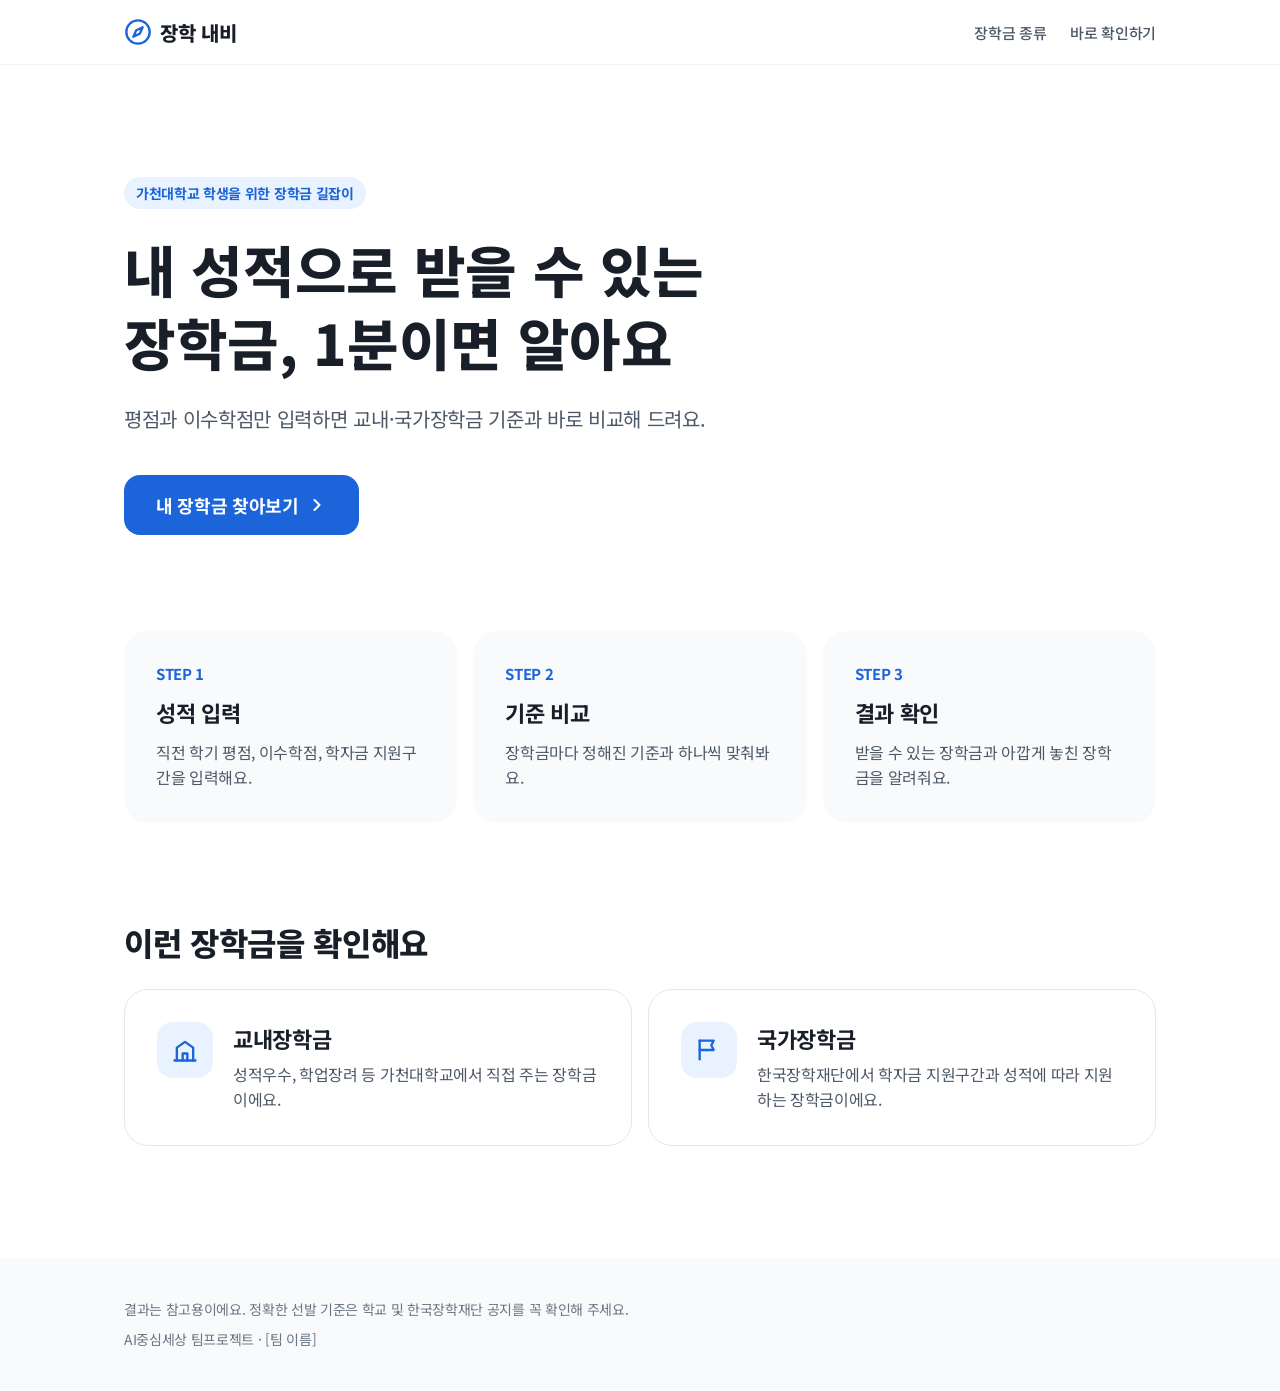
<file: index.html>
<!DOCTYPE html>
<html lang="ko">
<head>
  <meta charset="UTF-8">
  <meta name="viewport" content="width=device-width, initial-scale=1">
  <title>장학 내비</title>
  <!-- 폰트: Noto Sans KR -->
  <link rel="stylesheet" href="https://fonts.googleapis.com/css2?family=Noto+Sans+KR:wght@400;500;700;800&display=swap">
  <link rel="stylesheet" href="./css/style.css">
</head>
<body data-page="home">

  <!-- ===== 상단 바 ===== -->
  <header class="topbar">
    <div class="wrap">
      <a href="./index.html" class="logo">
        <!-- 나침반 아이콘 -->
        <svg width="28" height="28" viewBox="0 0 24 24" fill="none" stroke="#1B64DA" stroke-width="2" stroke-linecap="round" stroke-linejoin="round" aria-hidden="true"><circle cx="12" cy="12" r="10"></circle><path d="M16 8l-2.5 5.5L8 16l2.5-5.5z"></path></svg>
        <span>장학 내비</span>
      </a>
      <nav class="nav">
        <a href="#kinds">장학금 종류</a>
        <a href="./input.html">바로 확인하기</a>
      </nav>
    </div>
  </header>

  <main class="wrap">
    <!-- ===== 히어로 ===== -->
    <section class="hero">
      <span class="pill">가천대학교 학생을 위한 장학금 길잡이</span>
      <h1>내 성적으로 받을 수 있는<br>장학금, 1분이면 알아요</h1>
      <p>평점과 이수학점만 입력하면 교내·국가장학금 기준과 바로 비교해 드려요.</p>
      <a href="./input.html" class="btn-primary">
        내 장학금 찾아보기
        <svg width="20" height="20" viewBox="0 0 24 24" fill="none" stroke="currentColor" stroke-width="2.5" stroke-linecap="round" stroke-linejoin="round" aria-hidden="true"><path d="M9 6l6 6-6 6"></path></svg>
      </a>
    </section>

    <!-- ===== 3단계 안내 ===== -->
    <section class="steps">
      <div class="step-card">
        <span class="step-no">STEP 1</span>
        <h3>성적 입력</h3>
        <p>직전 학기 평점, 이수학점, 학자금 지원구간을 입력해요.</p>
      </div>
      <div class="step-card">
        <span class="step-no">STEP 2</span>
        <h3>기준 비교</h3>
        <p>장학금마다 정해진 기준과 하나씩 맞춰봐요.</p>
      </div>
      <div class="step-card">
        <span class="step-no">STEP 3</span>
        <h3>결과 확인</h3>
        <p>받을 수 있는 장학금과 아깝게 놓친 장학금을 알려줘요.</p>
      </div>
    </section>

    <!-- ===== 장학금 종류 ===== -->
    <section id="kinds" class="kinds">
      <h2>이런 장학금을 확인해요</h2>
      <div class="kind-grid">
        <div class="kind-card">
          <div class="kind-icon">
            <!-- 학교 건물 아이콘 -->
            <svg width="28" height="28" viewBox="0 0 24 24" fill="none" stroke="#1B64DA" stroke-width="2" stroke-linecap="round" stroke-linejoin="round" aria-hidden="true"><path d="M3 21h18"></path><path d="M5 21V10l7-5 7 5v11"></path><path d="M10 21v-6h4v6"></path></svg>
          </div>
          <div>
            <h3>교내장학금</h3>
            <p>성적우수, 학업장려 등 가천대학교에서 직접 주는 장학금이에요.</p>
          </div>
        </div>
        <div class="kind-card">
          <div class="kind-icon">
            <!-- 깃발 아이콘 -->
            <svg width="28" height="28" viewBox="0 0 24 24" fill="none" stroke="#1B64DA" stroke-width="2" stroke-linecap="round" stroke-linejoin="round" aria-hidden="true"><path d="M4 4v16"></path><path d="M4 4h12l-2 4 2 4H4"></path></svg>
          </div>
          <div>
            <h3>국가장학금</h3>
            <p>한국장학재단에서 학자금 지원구간과 성적에 따라 지원하는 장학금이에요.</p>
          </div>
        </div>
      </div>
    </section>
  </main>

  <!-- ===== 푸터 ===== -->
  <footer class="footer">
    <div class="wrap">
      <p>결과는 참고용이에요. 정확한 선발 기준은 학교 및 한국장학재단 공지를 꼭 확인해 주세요.</p>
      <p>AI중심세상 팀프로젝트 · [팀 이름]</p>
    </div>
  </footer>

</body>
</html>
</file>
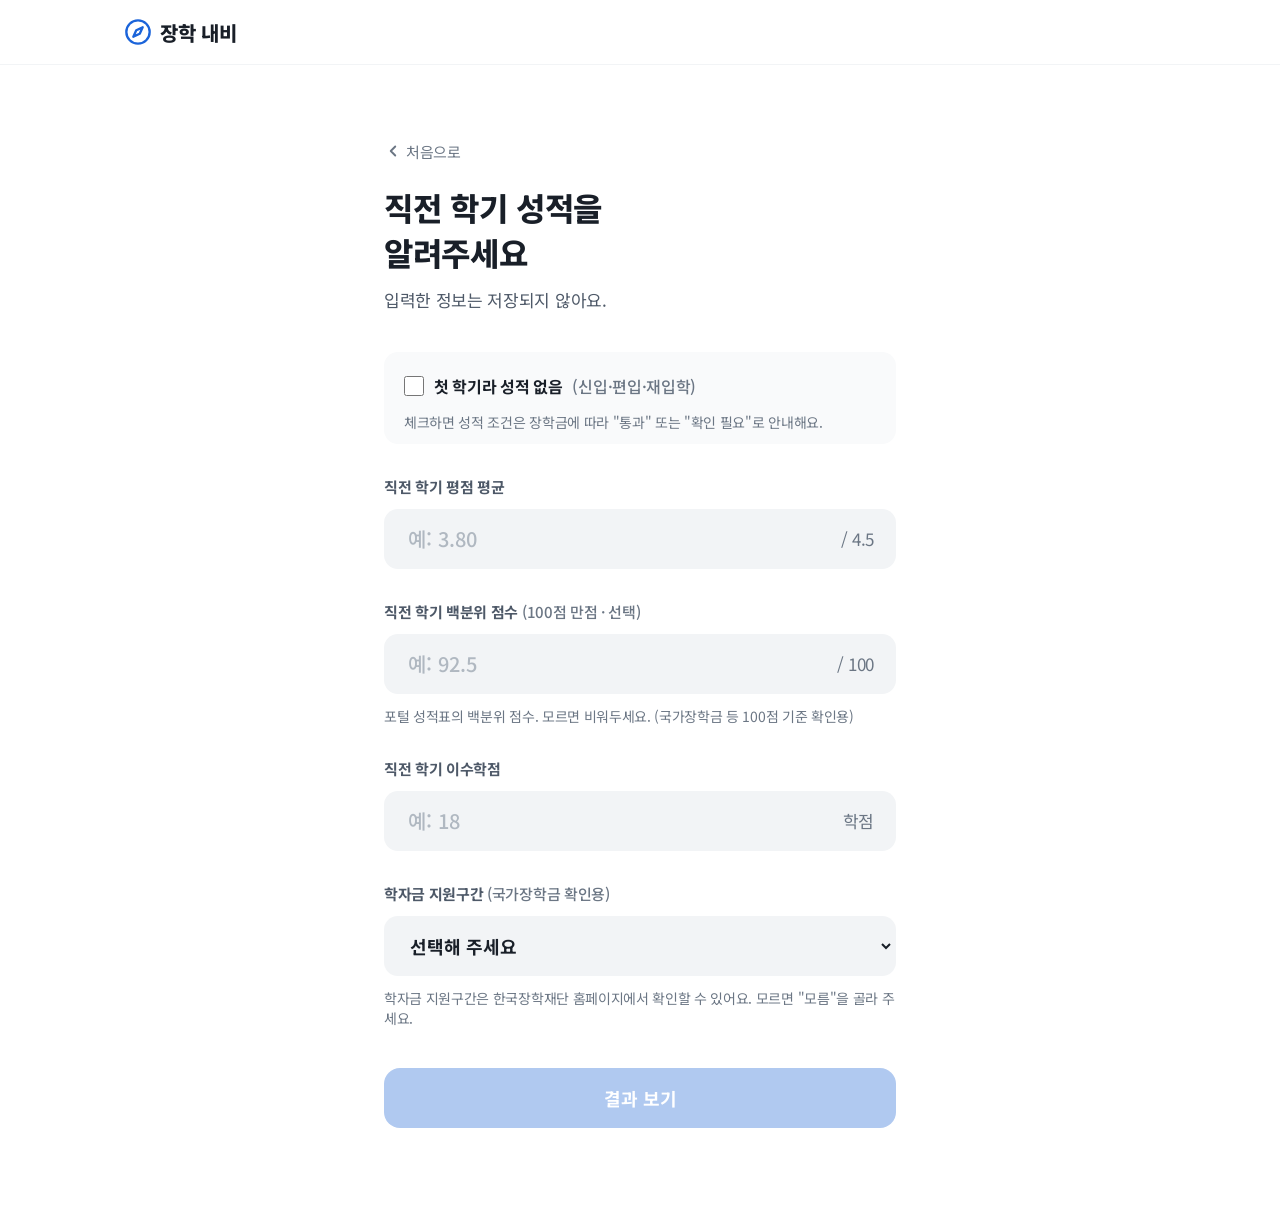
<file: input.html>
<!DOCTYPE html>
<html lang="ko">
<head>
  <meta charset="UTF-8">
  <meta name="viewport" content="width=device-width, initial-scale=1">
  <title>성적 입력 · 장학 내비</title>
  <link rel="stylesheet" href="https://fonts.googleapis.com/css2?family=Noto+Sans+KR:wght@400;500;700;800&display=swap">
  <link rel="stylesheet" href="./css/style.css">
</head>
<body data-page="input">

  <!-- ===== 상단 바 ===== -->
  <header class="topbar">
    <div class="wrap">
      <a href="./index.html" class="logo">
        <svg width="28" height="28" viewBox="0 0 24 24" fill="none" stroke="#1B64DA" stroke-width="2" stroke-linecap="round" stroke-linejoin="round" aria-hidden="true"><circle cx="12" cy="12" r="10"></circle><path d="M16 8l-2.5 5.5L8 16l2.5-5.5z"></path></svg>
        <span>장학 내비</span>
      </a>
    </div>
  </header>

  <!-- ===== 입력 폼 (가운데 560px) ===== -->
  <main class="input-main">
    <div class="input-head">
      <a href="./index.html" class="back-link">
        <svg width="18" height="18" viewBox="0 0 24 24" fill="none" stroke="currentColor" stroke-width="2.5" stroke-linecap="round" stroke-linejoin="round" aria-hidden="true"><path d="M15 6l-6 6 6 6"></path></svg>
        처음으로
      </a>
      <h1>직전 학기 성적을<br>알려주세요</h1>
      <p>입력한 정보는 저장되지 않아요.</p>
    </div>

    <!-- novalidate: 브라우저 기본 검사 대신 app.js에서 직접 검사 -->
    <form id="grade-form" class="input-main-form" novalidate>
      <div class="fields">

        <!-- 1. 첫 학기 체크: 신입·편입·재입학 첫 학기. 체크하면 성적 칸이 모두 꺼짐 -->
        <div class="first-term">
          <label class="check-row" for="first-term">
            <input type="checkbox" id="first-term">
            첫 학기라 성적 없음 <span class="label-sub">(신입·편입·재입학)</span>
          </label>
          <p class="help">체크하면 성적 조건은 장학금에 따라 "통과" 또는 "확인 필요"로 안내해요.</p>
        </div>

        <!-- 2. 직전 학기 평점 (필수) -->
        <div class="field">
          <label for="gpa">직전 학기 평점 평균</label>
          <div class="input-box">
            <input id="gpa" type="text" inputmode="decimal" placeholder="예: 3.80" autocomplete="off">
            <span class="unit">/ 4.5</span>
          </div>
          <p class="error-msg" hidden></p>
        </div>

        <!-- 3. 직전 학기 백분위 점수 (선택, 0~100) -->
        <div class="field">
          <label for="pct">직전 학기 백분위 점수 <span class="label-sub">(100점 만점 · 선택)</span></label>
          <div class="input-box">
            <input id="pct" type="text" inputmode="decimal" placeholder="예: 92.5" autocomplete="off">
            <span class="unit">/ 100</span>
          </div>
          <p class="error-msg" hidden></p>
          <p class="help">포털 성적표의 백분위 점수. 모르면 비워두세요. (국가장학금 등 100점 기준 확인용)</p>
        </div>

        <!-- 4. 직전 학기 이수학점 (필수) -->
        <div class="field">
          <label for="credits">직전 학기 이수학점</label>
          <div class="input-box">
            <input id="credits" type="text" inputmode="numeric" placeholder="예: 18" autocomplete="off">
            <span class="unit">학점</span>
          </div>
          <p class="error-msg" hidden></p>
        </div>

        <!-- 5. 학자금 지원구간 (값: 기초·차상위=0, 1~10구간=1~10, 모름=unknown) -->
        <div class="field">
          <label for="income">학자금 지원구간 <span class="label-sub">(국가장학금 확인용)</span></label>
          <select id="income">
            <option value="" disabled selected>선택해 주세요</option>
            <option value="0">기초·차상위 (0구간)</option>
            <option value="1">1구간</option>
            <option value="2">2구간</option>
            <option value="3">3구간</option>
            <option value="4">4구간</option>
            <option value="5">5구간</option>
            <option value="6">6구간</option>
            <option value="7">7구간</option>
            <option value="8">8구간</option>
            <option value="9">9구간</option>
            <option value="10">10구간</option>
            <option value="unknown">모름</option>
          </select>
          <p class="error-msg" hidden></p>
          <p class="help">학자금 지원구간은 한국장학재단 홈페이지에서 확인할 수 있어요. 모르면 "모름"을 골라 주세요.</p>
        </div>

      </div>

      <!-- 필요한 칸이 모두 올바르면 활성화됨 -->
      <button type="submit" id="submit-btn" class="btn-primary btn-block" disabled>결과 보기</button>
    </form>
  </main>

  <script src="./js/data.js"></script>
  <script src="./js/app.js"></script>
</body>
</html>
</file>
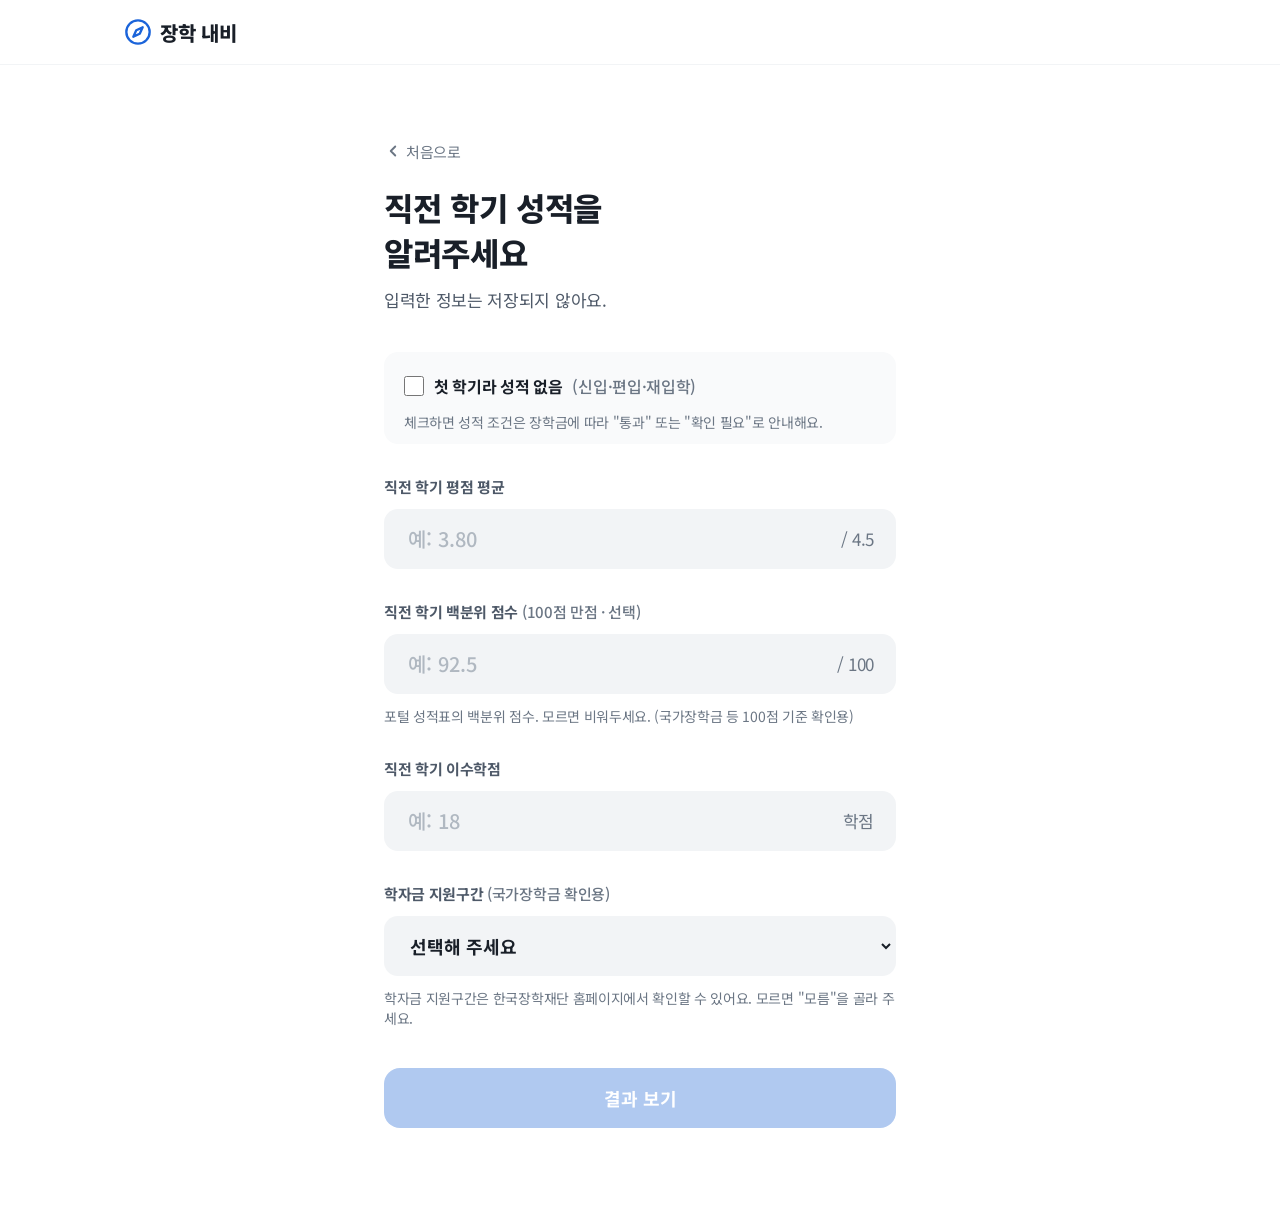
<file: result.html>
<!DOCTYPE html>
<html lang="ko">
<head>
  <meta charset="UTF-8">
  <meta name="viewport" content="width=device-width, initial-scale=1">
  <title>장학금 확인 결과 · 장학 내비</title>
  <link rel="stylesheet" href="https://fonts.googleapis.com/css2?family=Noto+Sans+KR:wght@400;500;700;800&display=swap">
  <link rel="stylesheet" href="./css/style.css">
</head>
<body data-page="result" class="page-gray">

  <!-- ===== 상단 바 ===== -->
  <header class="topbar">
    <div class="wrap">
      <a href="./index.html" class="logo">
        <svg width="28" height="28" viewBox="0 0 24 24" fill="none" stroke="#1B64DA" stroke-width="2" stroke-linecap="round" stroke-linejoin="round" aria-hidden="true"><circle cx="12" cy="12" r="10"></circle><path d="M16 8l-2.5 5.5L8 16l2.5-5.5z"></path></svg>
        <span>장학 내비</span>
      </a>
      <!-- href는 app.js가 입력값을 붙여서 바꿔줌 -->
      <a href="./input.html" id="retry-btn" class="btn-sub">다시 입력하기</a>
    </div>
  </header>

  <!-- ===== 결과 (가운데 720px) ===== -->
  <main class="result-main">

    <!-- 요약 카드: 제목·칩·개수는 app.js가 채움 -->
    <section class="white-card summary">
      <h1 id="summary-title">결과를 계산하고 있어요</h1>
      <div id="summary-chips" class="chips"></div>
      <div class="count-boxes">
        <div class="count-box pass">
          <span class="label">기준 충족</span>
          <span class="num" id="count-pass">0개</span>
        </div>
        <div class="count-box check">
          <span class="label">확인 필요</span>
          <span class="num" id="count-check">0개</span>
        </div>
        <div class="count-box near">
          <span class="label">조금 부족</span>
          <span class="num" id="count-near">0개</span>
        </div>
        <div class="count-box none">
          <span class="label">해당 없음</span>
          <span class="num" id="count-none">0개</span>
        </div>
      </div>
    </section>

    <!-- 묶음 1: 기준 충족 -->
    <section class="result-group">
      <h2 class="section-title">기준을 충족했어요</h2>
      <div id="pass-list" class="result-list"></div>
    </section>

    <!-- 묶음 2: 확인 필요 (미달은 없지만 판정할 수 없는 조건이 있음) -->
    <section class="result-group">
      <h2 class="section-title">확인하면 받을 수도 있어요</h2>
      <div id="check-list" class="result-list"></div>
    </section>

    <!-- 묶음 3: 조금 부족 -->
    <section class="result-group">
      <h2 class="section-title">조금만 더 하면 받을 수 있어요</h2>
      <div id="near-list" class="result-list"></div>
    </section>

    <!-- 묶음 4: 해당 없음 -->
    <section class="result-group">
      <h2 class="section-title">이번엔 해당되지 않아요</h2>
      <div id="none-list" class="result-list"></div>
    </section>

    <p class="notice">이 결과는 참고용이며, 실제 선발 기준은 학교 및 한국장학재단 공지를 확인하세요.</p>
  </main>

  <script src="./js/data.js"></script>
  <script src="./js/app.js"></script>
</body>
</html>
</file>
<file: css/style.css>
/* =====================================================
   장학 내비 공통 스타일
   - 디자인 토큰(색, 모서리 등)은 :root 변수에 모아둠 → 여기만 바꾸면 전체에 반영
   - 기준 화면: PC (모바일 전용 레이아웃 없음, 카드만 자동 줄바꿈)
   ===================================================== */

/* ===== 디자인 토큰 ===== */
:root {
  --primary: #1B64DA;        /* 메인 색 (버튼·강조) */
  --primary-hover: #1550B0;
  --primary-bg: #E8F3FF;     /* 메인 연한 배경 */
  --warn: #B4400B;           /* 주의(조금 부족) 글자 */
  --warn-bg: #FFF3E8;        /* 주의 배경 */
  --text: #191F28;           /* 본문 글자 */
  --text-strong-sub: #333D4B;
  --text-sub: #4E5968;       /* 보조 글자 */
  --text-weak: #6B7684;      /* 더 연한 보조 */
  --gray-bg: #F2F4F6;        /* 회색 배경 / 입력칸 */
  --card-bg: #F9FAFB;        /* 카드 배경 */
  --border: #E5E8EB;         /* 테두리 */
  --white: #FFFFFF;

  --radius-card: 24px;
  --radius-btn: 16px;
  --radius-input: 14px;
  --radius-chip: 999px;
}

/* ===== 기본 ===== */
* {
  box-sizing: border-box;
}

body {
  margin: 0;
  min-height: 100vh;
  background: var(--white);
  color: var(--text);
  font-family: 'Noto Sans KR', system-ui, sans-serif;
  letter-spacing: -0.02em;
}

/* 결과 화면은 회색 배경 */
body.page-gray {
  background: var(--gray-bg);
}

a {
  color: var(--primary);
}

a:hover {
  color: var(--primary-hover);
}

h1, h2, h3, p {
  margin: 0;
}

/* 페이지 가로 폭 (홈·상단 바 기준 1080px) */
.wrap {
  max-width: 1080px;
  margin: 0 auto;
  padding: 0 24px;
}

/* ===== 상단 바 ===== */
.topbar {
  border-bottom: 1px solid var(--gray-bg);
  background: var(--white);
}

.page-gray .topbar {
  border-bottom-color: var(--border);
}

.topbar .wrap {
  height: 64px;
  display: flex;
  align-items: center;
  justify-content: space-between;
  gap: 16px;
}

.logo {
  display: flex;
  align-items: center;
  gap: 8px;
  text-decoration: none;
  color: var(--text);
}

.logo:hover {
  color: var(--text);
}

.logo span {
  font-size: 20px;
  font-weight: 800;
}

.nav {
  display: flex;
  gap: 24px;
  font-size: 15px;
  font-weight: 500;
}

.nav a {
  color: var(--text-sub);
  text-decoration: none;
}

.nav a:hover {
  color: var(--primary);
}

/* ===== 버튼 ===== */
.btn-primary {
  display: inline-flex;
  align-items: center;
  justify-content: center;
  gap: 8px;
  min-height: 60px;
  padding: 0 32px;
  border: 0;
  border-radius: var(--radius-btn);
  background: var(--primary);
  color: var(--white);
  font: inherit;
  font-size: 18px;
  font-weight: 700;
  text-decoration: none;
  cursor: pointer;
}

.btn-primary:hover {
  background: var(--primary-hover);
  color: var(--white);
}

/* 입력이 덜 됐을 때 비활성 버튼 */
.btn-primary:disabled {
  background: #B0C9F0;
  cursor: not-allowed;
}

.btn-block {
  display: flex;
  width: 100%;
}

/* 회색 작은 버튼 (다시 입력하기) */
.btn-sub {
  display: inline-flex;
  align-items: center;
  min-height: 44px;
  padding: 0 16px;
  border-radius: 10px;
  background: var(--gray-bg);
  color: var(--text-strong-sub);
  font-size: 15px;
  font-weight: 700;
  text-decoration: none;
}

.btn-sub:hover {
  background: var(--border);
  color: var(--text-strong-sub);
}

/* =====================================================
   화면 1 — 홈
   ===================================================== */
.hero {
  padding: 112px 0 96px;
  display: flex;
  flex-direction: column;
  align-items: flex-start;
  gap: 24px;
}

.pill {
  display: inline-block;
  padding: 6px 12px;
  border-radius: var(--radius-chip);
  background: var(--primary-bg);
  color: var(--primary);
  font-size: 14px;
  font-weight: 700;
}

.hero h1 {
  font-size: 56px;
  line-height: 1.3;
  font-weight: 800;
}

.hero p {
  font-size: 20px;
  line-height: 1.6;
  color: var(--text-sub);
}

.hero .btn-primary {
  margin-top: 16px;
}

/* 3단계 카드 */
.steps {
  padding: 0 0 96px;
  display: grid;
  grid-template-columns: repeat(auto-fit, minmax(240px, 1fr));
  gap: 16px;
}

.step-card {
  background: var(--card-bg);
  border-radius: var(--radius-card);
  padding: 32px;
  display: flex;
  flex-direction: column;
  gap: 12px;
}

.step-card .step-no {
  font-size: 15px;
  font-weight: 700;
  color: var(--primary);
}

.step-card h3 {
  font-size: 22px;
  font-weight: 700;
}

.step-card p,
.kind-card p {
  font-size: 16px;
  line-height: 1.6;
  color: var(--text-sub);
}

/* 장학금 종류 카드 */
.kinds {
  padding: 0 0 112px;
  display: flex;
  flex-direction: column;
  gap: 24px;
}

.kinds h2 {
  font-size: 32px;
  font-weight: 800;
}

.kind-grid {
  display: grid;
  grid-template-columns: repeat(auto-fit, minmax(320px, 1fr));
  gap: 16px;
}

.kind-card {
  border: 1px solid var(--border);
  border-radius: var(--radius-card);
  padding: 32px;
  display: flex;
  gap: 20px;
  align-items: flex-start;
}

.kind-icon {
  flex: none;
  width: 56px;
  height: 56px;
  border-radius: 16px;
  background: var(--primary-bg);
  display: flex;
  align-items: center;
  justify-content: center;
}

.kind-card > div:last-child {
  display: flex;
  flex-direction: column;
  gap: 8px;
}

.kind-card h3 {
  font-size: 22px;
  font-weight: 700;
}

/* 푸터 */
.footer {
  background: var(--card-bg);
}

.footer .wrap {
  padding-top: 40px;
  padding-bottom: 40px;
  display: flex;
  flex-direction: column;
  gap: 8px;
  font-size: 14px;
  line-height: 1.6;
  color: var(--text-weak);
}

/* =====================================================
   화면 2 — 성적 입력
   ===================================================== */
.input-main {
  max-width: 560px;
  margin: 0 auto;
  padding: 64px 24px 96px;
  display: flex;
  flex-direction: column;
  gap: 40px;
}

.input-head {
  display: flex;
  flex-direction: column;
  gap: 12px;
}

.back-link {
  align-self: flex-start;
  display: inline-flex;
  align-items: center;
  gap: 4px;
  min-height: 44px;
  font-size: 15px;
  color: var(--text-weak);
  text-decoration: none;
}

.input-head h1 {
  font-size: 32px;
  line-height: 1.4;
  font-weight: 800;
}

.input-head p {
  font-size: 17px;
  color: var(--text-sub);
}

/* 입력 칸들과 "결과 보기" 버튼 사이 간격 */
.input-main-form {
  display: flex;
  flex-direction: column;
  gap: 40px;
}

.fields {
  display: flex;
  flex-direction: column;
  gap: 32px;
}

.field {
  display: flex;
  flex-direction: column;
  gap: 12px;
}

.field label {
  font-size: 15px;
  font-weight: 700;
  color: var(--text-sub);
}

.field label .label-sub {
  font-weight: 500;
  color: var(--text-weak);
}

/* 회색 둥근 입력칸 (오른쪽에 단위 표시) */
.input-box {
  display: flex;
  align-items: center;
  gap: 12px;
  height: 60px;
  padding: 0 20px;
  border: 2px solid transparent;
  border-radius: var(--radius-input);
  background: var(--gray-bg);
}

.input-box:focus-within {
  border-color: var(--primary);
}

.input-box input {
  flex: 1;
  min-width: 0;
  border: 0;
  background: transparent;
  font: inherit;
  font-size: 20px;
  font-weight: 700;
  color: var(--text);
  outline: none;
}

.input-box input::placeholder {
  color: #B0B8C1;
  font-weight: 500;
}

.input-box .unit {
  font-size: 17px;
  color: var(--text-weak);
}

.field select {
  height: 60px;
  padding: 0 20px;
  border: 2px solid transparent;
  border-radius: var(--radius-input);
  background: var(--gray-bg);
  font: inherit;
  font-size: 18px;
  font-weight: 700;
  color: var(--text);
  outline: none;
}

.field select:focus {
  border-color: var(--primary);
}

/* "첫 학기라 성적 없음" 체크박스 */
.first-term {
  display: flex;
  flex-direction: column;
  gap: 4px;
  padding: 12px 20px;
  border-radius: var(--radius-input);
  background: var(--card-bg);
}

.check-row {
  display: flex;
  align-items: center;
  gap: 10px;
  min-height: 44px;
  font-size: 16px;
  font-weight: 700;
  color: var(--text);
  cursor: pointer;
}

.check-row .label-sub {
  font-weight: 500;
  color: var(--text-weak);
}

.check-row input {
  width: 20px;
  height: 20px;
  margin: 0;
  accent-color: var(--primary);
  cursor: pointer;
}

/* 첫 학기 체크 시 꺼진 성적 칸 */
.field.is-disabled {
  opacity: 0.45;
}

.field.is-disabled input {
  cursor: not-allowed;
}

/* 잘못 입력한 칸 */
.field.invalid .input-box,
.field.invalid select {
  border-color: var(--warn);
}

.help {
  font-size: 14px;
  color: var(--text-weak);
}

.error-msg {
  font-size: 14px;
  font-weight: 500;
  color: var(--warn);
}

/* =====================================================
   화면 3 — 결과
   ===================================================== */
.result-main {
  max-width: 720px;
  margin: 0 auto;
  padding: 48px 24px 96px;
  display: flex;
  flex-direction: column;
  gap: 24px;
}

/* 흰색 카드 공통 */
.white-card {
  background: var(--white);
  border-radius: var(--radius-card);
}

/* 요약 카드 */
.summary {
  padding: 40px;
  display: flex;
  flex-direction: column;
  gap: 24px;
}

.summary h1 {
  font-size: 30px;
  line-height: 1.45;
  font-weight: 800;
}

.summary h1 .count {
  color: var(--primary);
}

.chips {
  display: flex;
  flex-wrap: wrap;
  gap: 8px;
}

.chip {
  padding: 8px 14px;
  border-radius: var(--radius-chip);
  background: var(--gray-bg);
  font-size: 15px;
  font-weight: 500;
  color: var(--text-strong-sub);
}

.count-boxes {
  display: grid;
  grid-template-columns: repeat(4, minmax(0, 1fr));
  gap: 8px;
}

.count-box {
  border-radius: 16px;
  padding: 16px 20px;
  display: flex;
  flex-direction: column;
  gap: 4px;
}

.count-box .label {
  font-size: 14px;
  font-weight: 500;
}

.count-box .num {
  font-size: 24px;
  font-weight: 800;
}

.count-box.pass { background: var(--primary-bg); color: var(--primary); }
/* 확인 필요: 흰 바탕 + 파란 테두리 (충족의 파란 바탕과 구분) */
.count-box.check { background: var(--white); color: var(--primary); box-shadow: inset 0 0 0 1.5px var(--primary); }
.count-box.near { background: var(--warn-bg); color: var(--warn); }
.count-box.none { background: var(--gray-bg); color: var(--text-sub); }

/* 섹션 제목 */
.section-title {
  margin-top: 16px;
  font-size: 20px;
  font-weight: 800;
}

/* 장학금 카드 (충족 / 조금 부족) */
.sch-card {
  padding: 32px;
  display: flex;
  flex-direction: column;
  gap: 20px;
}

.sch-head {
  display: flex;
  justify-content: space-between;
  align-items: flex-start;
  gap: 16px;
}

.sch-head > div {
  display: flex;
  flex-direction: column;
  gap: 8px;
}

.sch-head h3 {
  font-size: 22px;
  font-weight: 800;
}

/* 교내 / 국가 태그 */
.tag {
  align-self: flex-start;
  padding: 4px 10px;
  border-radius: 8px;
  background: var(--gray-bg);
  font-size: 13px;
  font-weight: 700;
  color: var(--text-sub);
}

/* 충족 / 조금 부족 배지 */
.badge {
  flex: none;
  display: inline-flex;
  align-items: center;
  gap: 4px;
  padding: 8px 12px;
  border-radius: var(--radius-chip);
  font-size: 14px;
  font-weight: 700;
}

.badge.pass { background: var(--primary-bg); color: var(--primary); }
.badge.near { background: var(--warn-bg); color: var(--warn); }
.badge.check { background: var(--white); color: var(--primary); box-shadow: inset 0 0 0 1.5px var(--primary); }

/* 기준별 줄 (항목명 ↔ 판정) */
.criteria {
  margin: 0;
  padding: 0;
  list-style: none;
  display: flex;
  flex-direction: column;
  gap: 12px;
  font-size: 16px;
  color: var(--text-strong-sub);
}

.criteria li {
  display: flex;
  justify-content: space-between;
  gap: 16px;
}

.criteria .judge {
  font-weight: 700;
}

.criteria .judge.short {
  color: var(--warn);
}

/* 확인 불가 조건 */
.criteria .judge.unknown {
  color: var(--primary);
}

/* 판정 글자는 줄바꿈 없이 오른쪽 정렬, 조건 이름이 길면 이름 쪽이 줄바꿈 */
.criteria .judge {
  flex: none;
  text-align: right;
}

/* 지원 금액 + 신청 방법 */
.sch-foot {
  border-top: 1px solid var(--gray-bg);
  padding-top: 16px;
  display: flex;
  justify-content: space-between;
  align-items: center;
  gap: 16px;
  font-size: 15px;
  color: var(--text-sub);
}

.sch-foot a {
  min-height: 44px;
  display: inline-flex;
  align-items: center;
  font-weight: 700;
  text-decoration: none;
}

/* 목표 안내 회색 박스 */
.goal {
  padding: 16px 20px;
  border-radius: var(--radius-input);
  background: var(--card-bg);
  font-size: 15px;
  line-height: 1.6;
  color: var(--text-sub);
}

/* 안내 문장이 여러 개면 문장 사이 간격 */
.goal p + p {
  margin-top: 4px;
}

/* 해당 없음 카드: 같은 구조, 회색 톤으로 한 단계 약하게 */
.sch-card.is-none {
  padding: 24px 32px;
  gap: 16px;
}

.sch-card.is-none h3 {
  font-size: 18px;
  font-weight: 700;
  color: var(--text-sub);
}

.sch-card.is-none .criteria {
  font-size: 15px;
  color: var(--text-sub);
}

.badge.none { background: var(--gray-bg); color: var(--text-sub); }

/* 기타 조건 접기/펼치기 */
.conditions {
  border: 1px solid var(--border);
  border-radius: var(--radius-input);
  font-size: 15px;
  color: var(--text-sub);
}

.conditions summary {
  min-height: 44px;
  display: flex;
  align-items: center;
  padding: 0 20px;
  font-weight: 700;
  cursor: pointer;
  list-style: none;
}

.conditions summary::-webkit-details-marker {
  display: none;
}

/* 펼침 표시 화살표 */
.conditions summary::after {
  content: "";
  width: 8px;
  height: 8px;
  margin-left: auto;
  border-right: 2px solid var(--text-weak);
  border-bottom: 2px solid var(--text-weak);
  transform: rotate(45deg);
  transition: transform 0.15s;
}

.conditions[open] summary::after {
  transform: rotate(-135deg);
}

/* 원문 줄바꿈 그대로 표시 */
.conditions p {
  padding: 0 20px 16px;
  line-height: 1.7;
  white-space: pre-line;
}

/* 결과 묶음 (충족 / 조금 부족 / 해당 없음) */
.result-group,
.result-list {
  display: flex;
  flex-direction: column;
  gap: 24px;
}

.result-list {
  gap: 16px;
}

/* hidden 속성이 붙은 요소는 항상 숨김 (위의 display 설정보다 우선) */
[hidden] {
  display: none !important;
}

.notice {
  margin-top: 16px;
  font-size: 14px;
  line-height: 1.6;
  color: var(--text-weak);
  text-align: center;
}
</file>
